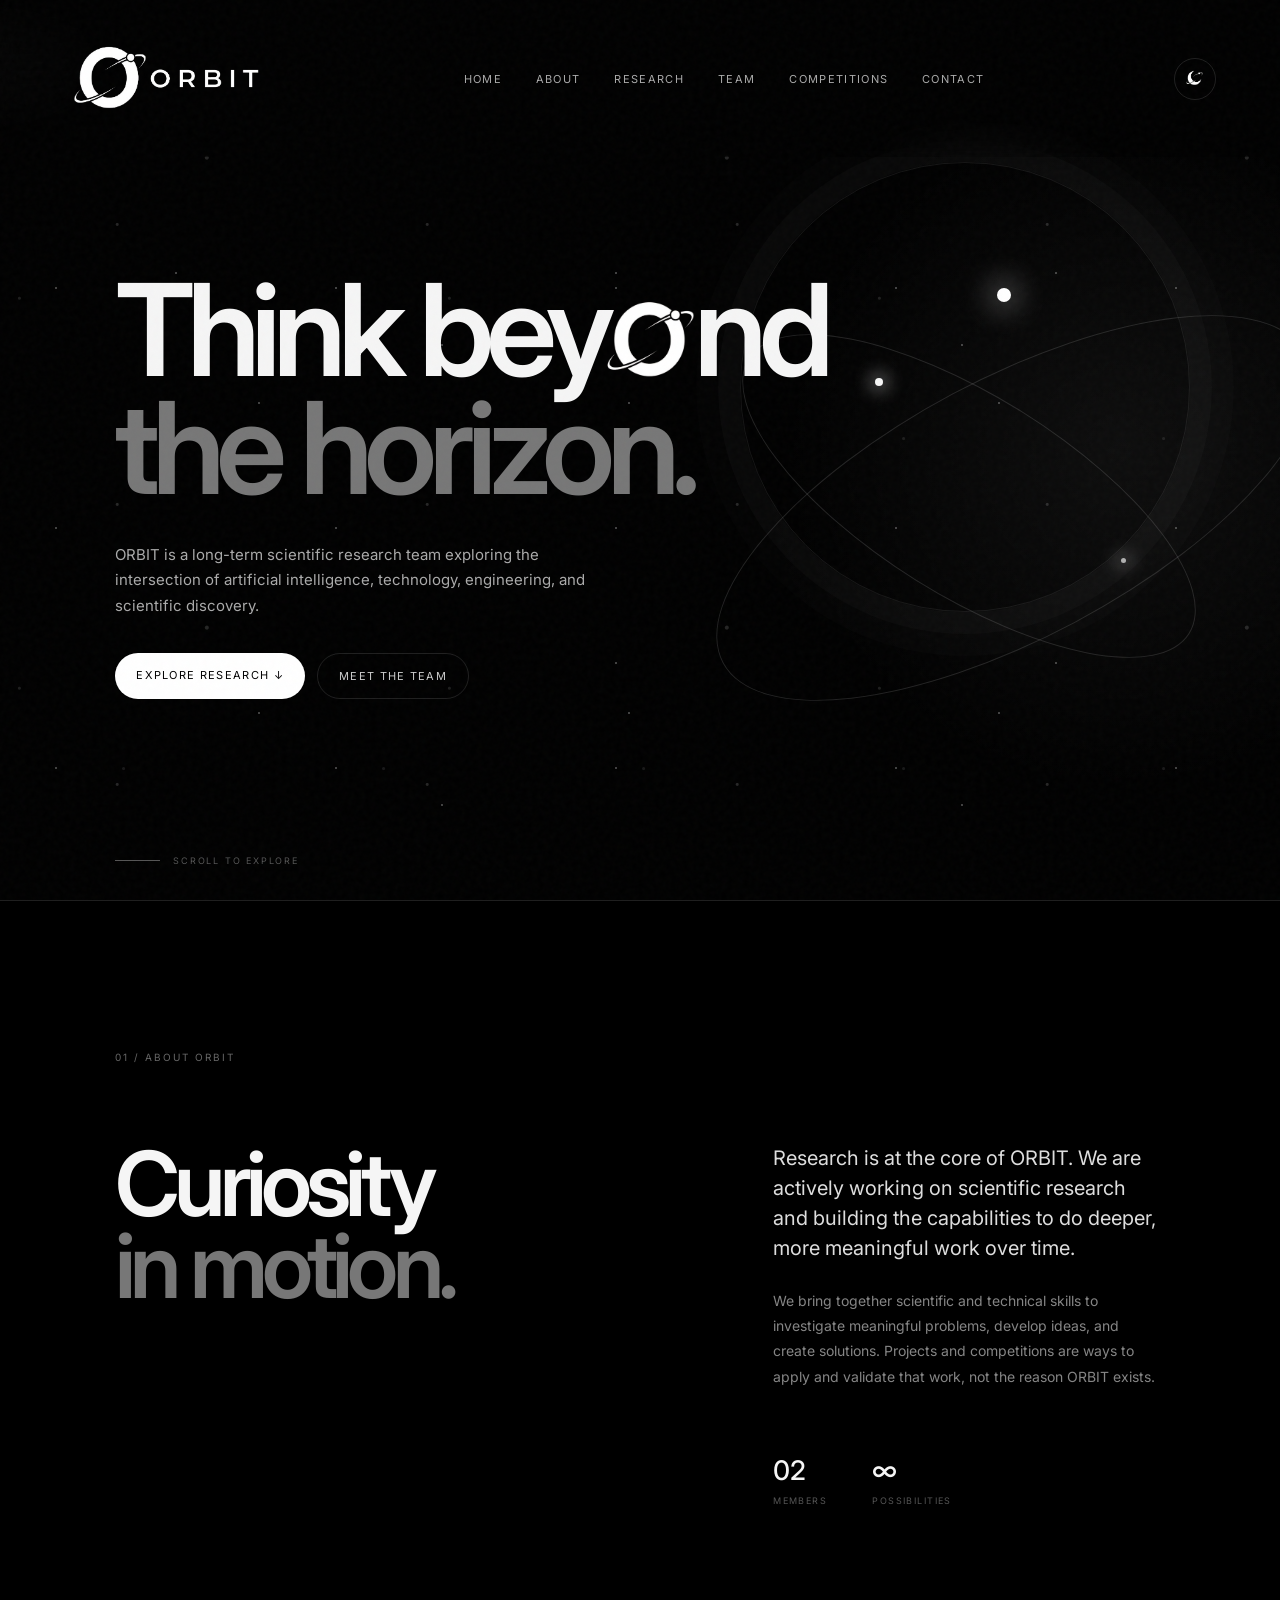
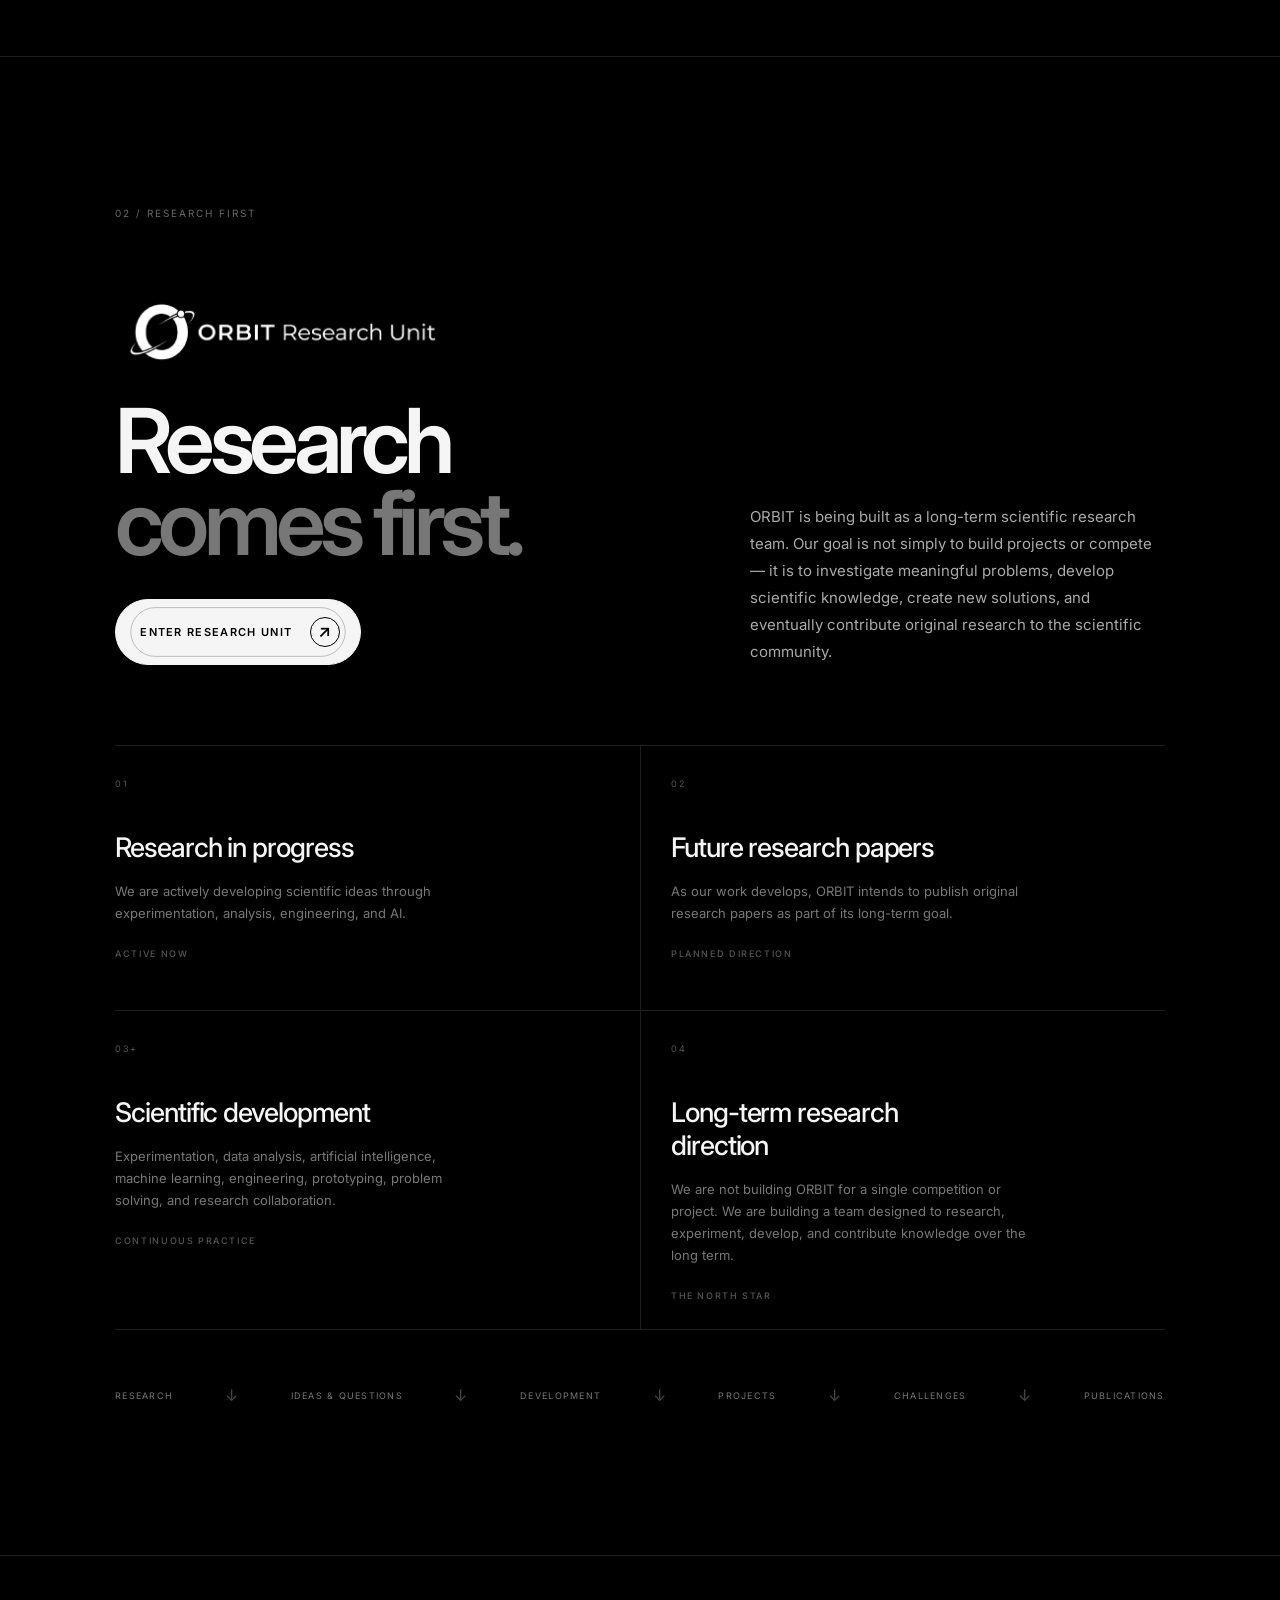
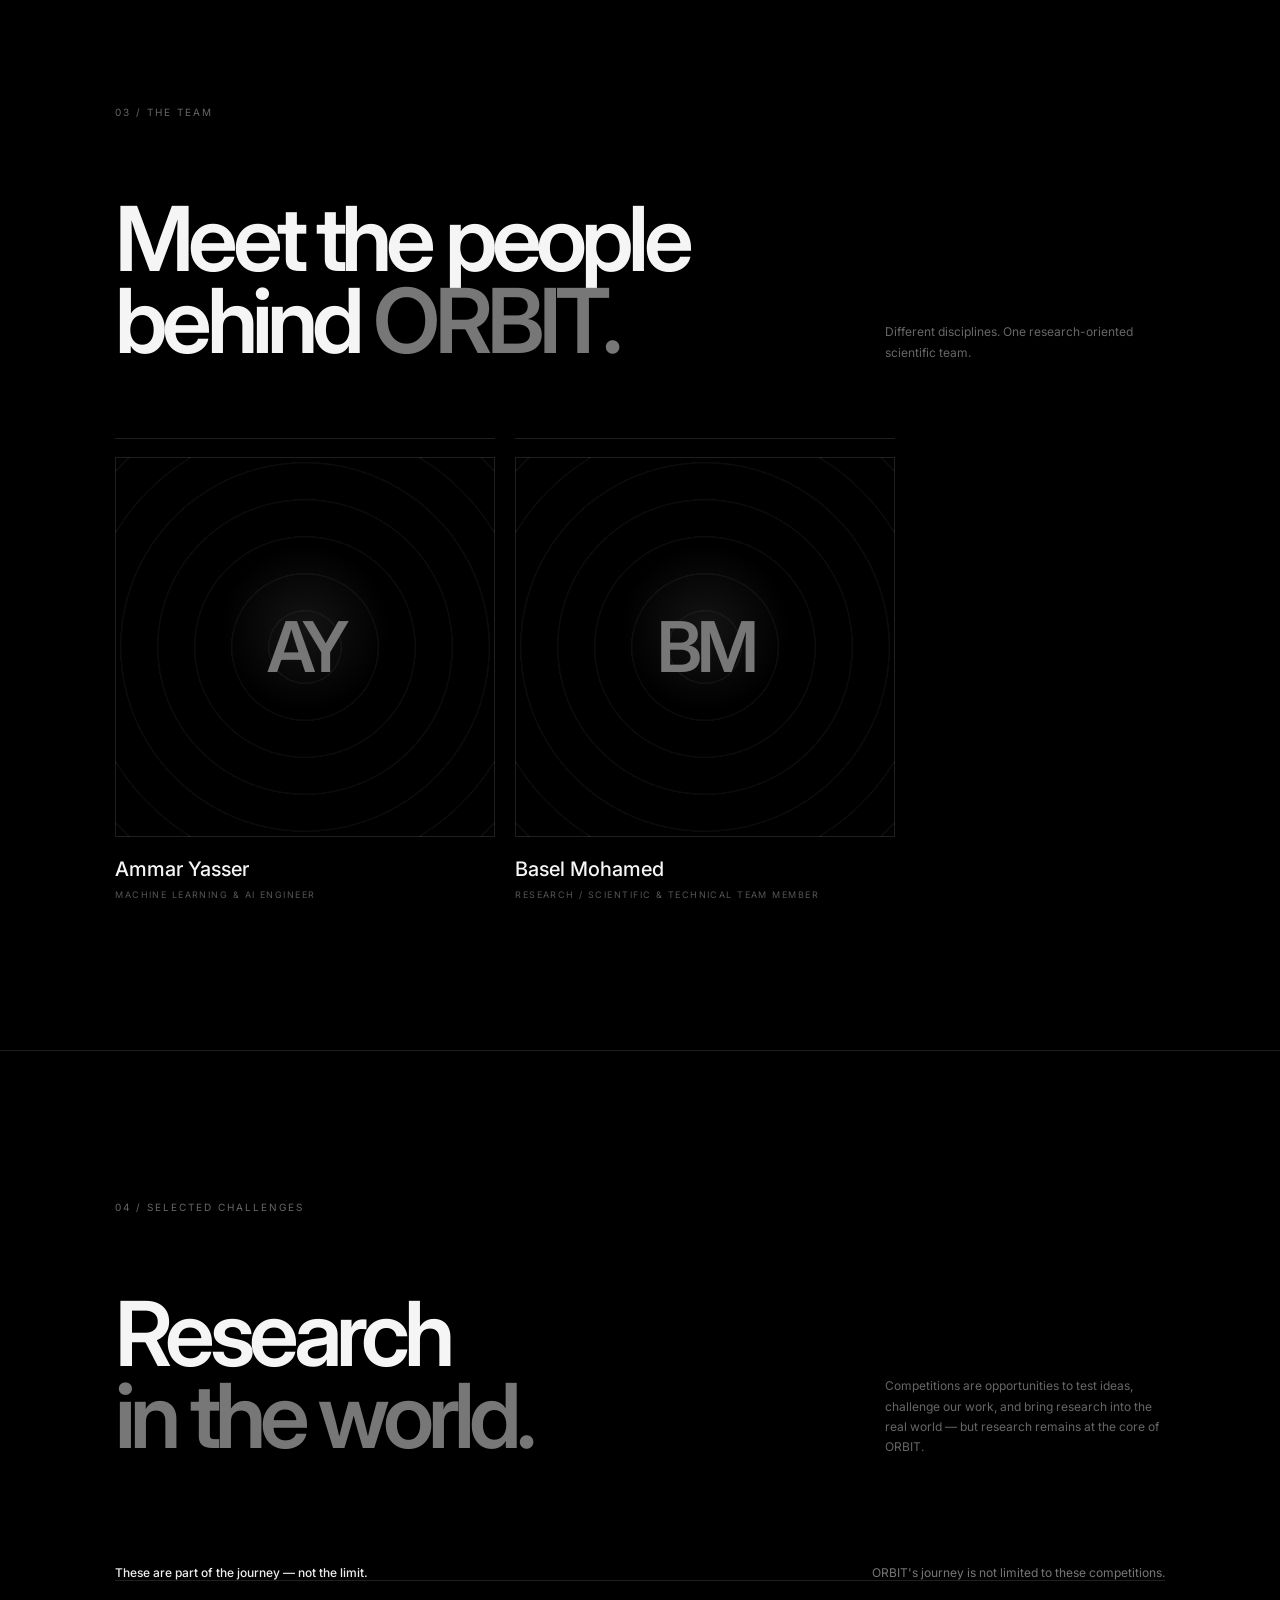
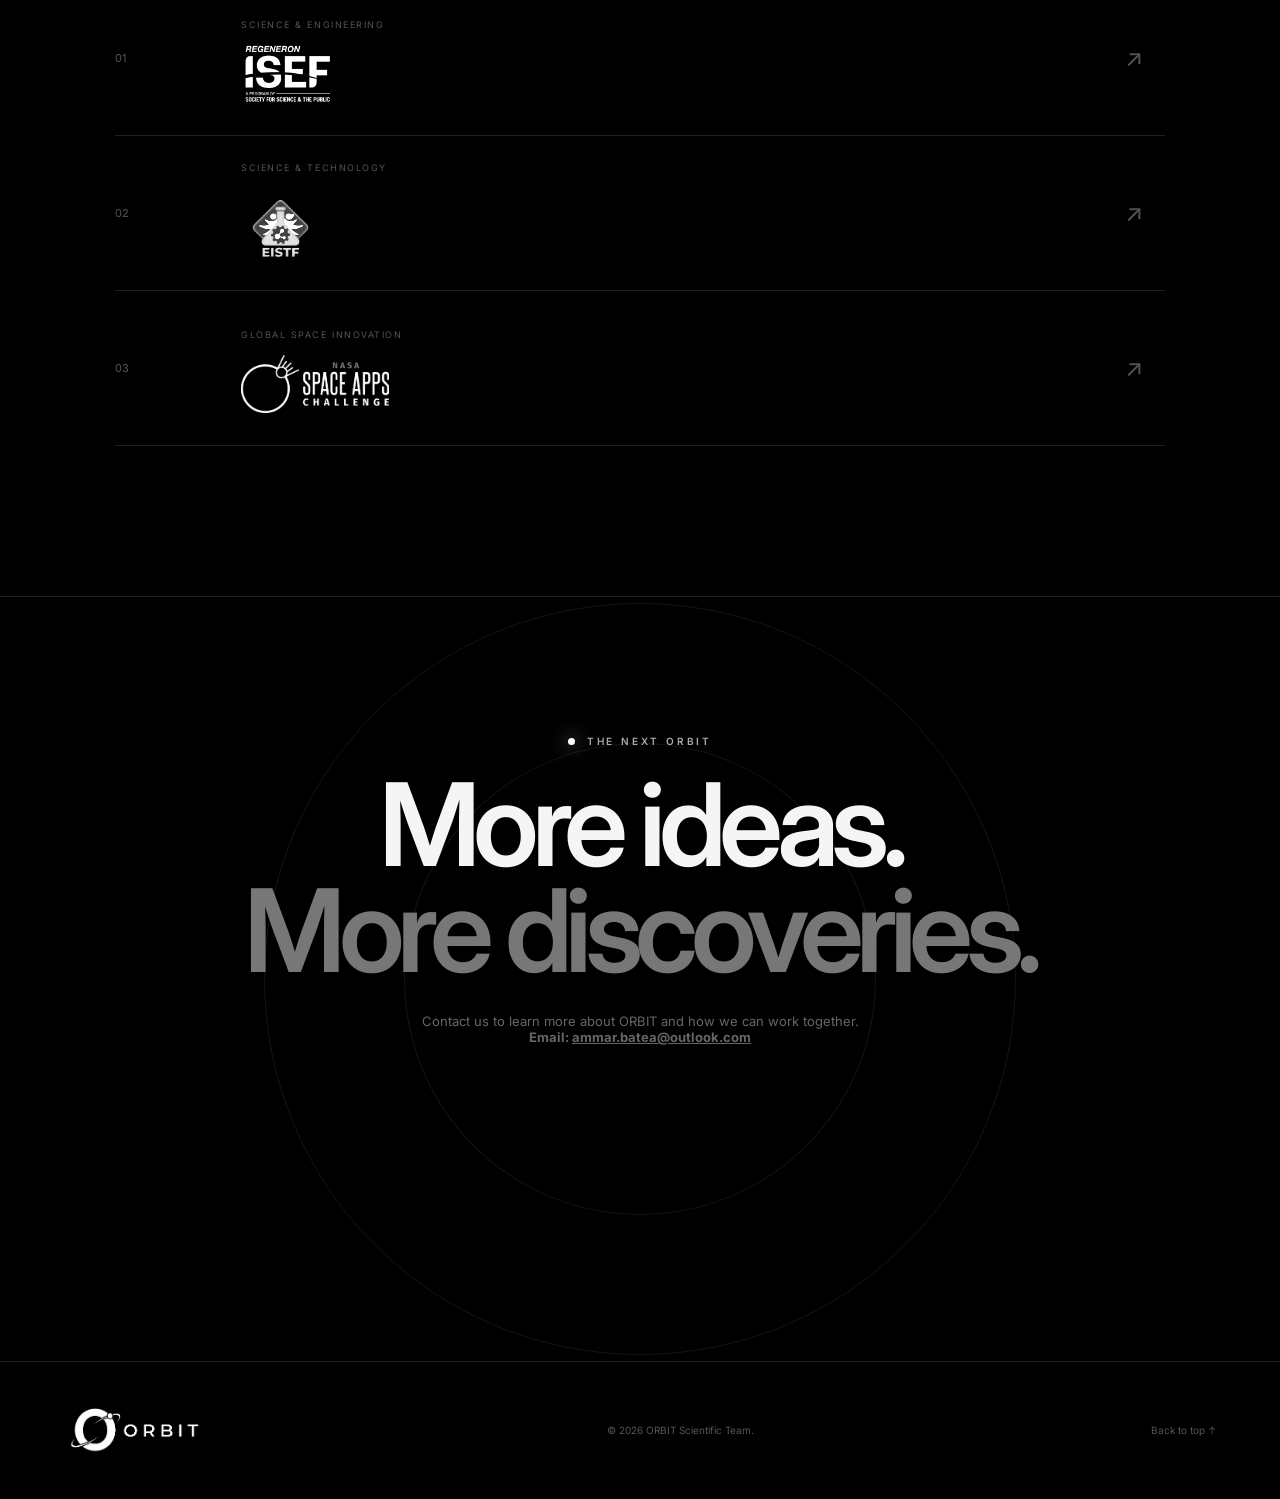
<file: index.html>
<!DOCTYPE html>
<html lang="en">
<head>
  <meta charset="UTF-8" />
  <meta name="viewport" content="width=device-width, initial-scale=1.0" />
  <meta name="description" content="ORBIT — A long-term scientific research team" />
  <title>ORBIT</title>
  <link rel="icon" type="image/png" href="assets/icon.png" />
  <link rel="apple-touch-icon" href="assets/icon.png" />
  <link rel="preconnect" href="https://fonts.googleapis.com">
  <link rel="preconnect" href="https://fonts.gstatic.com" crossorigin>
  <link href="https://fonts.googleapis.com/css2?family=Inter:wght@400;500;600;700;800&display=swap" rel="stylesheet">
  <link rel="stylesheet" href="style.css" />
</head>
<body>
  <div class="noise"></div>
  <div class="cursor-glow"></div>
  <div class="stars" aria-hidden="true"></div>
  <div class="scroll-progress" aria-hidden="true"><span></span></div>

  <header class="navbar">
    <a class="brand" href="#home" aria-label="ORBIT home">
      <img src="assets/orbit-logo.jpg" data-dark="assets/orbit-logo.jpg" data-light="assets/orbit-logo-light mode.jpg" alt="ORBIT logo">
    </a>

    <nav id="site-navigation">
      <a href="#home">Home</a>
      <a href="#about">About</a>
      <a href="#research">Research</a>
      <a href="#team">Team</a>
      <a href="#competitions">Competitions</a>
      <a href="#contact">Contact</a>
    </nav>

    <div class="header-actions">
      <button class="theme-toggle" type="button" aria-label="Switch to light mode" aria-pressed="false">
        <img src="assets/dark-mode-button.jpg" data-dark="assets/dark-mode-button.jpg" data-light="assets/light-mode-button.jpg" alt="">
        <span class="sr-only">Switch to light mode</span>
      </button>
      <button class="menu-toggle" type="button" aria-expanded="false" aria-controls="site-navigation">
        <span class="sr-only">Open navigation menu</span>
        <span></span>
        <span></span>
        <span></span>
      </button>
    </div>

  </header>

  <main>
    <section id="home" class="hero">
      <div class="orbit orbit-one"></div>
      <div class="orbit orbit-two"></div>
      <div class="planet"></div>
      <div class="orbit-satellite satellite-one" aria-hidden="true"></div>
      <div class="orbit-satellite satellite-two" aria-hidden="true"></div>

      <div class="hero-content reveal">
        <h1>Think <span class="hero-word">bey<img class="hero-icon" src="assets/icon.png" data-dark="assets/icon.png" data-light="assets/icon-light mode.png" alt="O">nd</span><br><em>the horizon.</em></h1>
        <p class="hero-copy">
          ORBIT is a long-term scientific research team exploring the
          intersection of artificial intelligence, technology, engineering,
          and scientific discovery.
        </p>
        <div class="hero-actions">
          <a class="button button-solid" href="#research">Explore research <span>↓</span></a>
          <a class="button button-ghost" href="#team">Meet the team</a>
        </div>
      </div>

      <div class="scroll-hint">
        <span class="line"></span>
        <span>SCROLL TO EXPLORE</span>
      </div>
    </section>

    <section id="about" class="section about">
      <div class="section-label reveal">01 / ABOUT ORBIT</div>
      <div class="about-grid">
        <div class="reveal">
          <h2>Curiosity<br><em>in motion.</em></h2>
        </div>
        <div class="about-text reveal">
          <p class="lead">
            Research is at the core of ORBIT. We are actively working on
            scientific research and building the capabilities to do deeper,
            more meaningful work over time.
          </p>
          <p>
            We bring together scientific and technical skills to investigate
            meaningful problems, develop ideas, and create solutions. Projects
            and competitions are ways to apply and validate that work, not the
            reason ORBIT exists.
          </p>
          <div class="stats">
            <div><strong>02</strong><span>MEMBERS</span></div>
            <div><strong>∞</strong><span>POSSIBILITIES</span></div>
          </div>
        </div>
      </div>
    </section>

    <section id="research" class="section research">
      <div class="section-label reveal">02 / RESEARCH FIRST</div>
      <div class="research-intro reveal">
        <div>
          <div class="research-identity research-unit-identity">
            <img class="research-unit-mark" src="assets/orbtir_reasearch_dark.png" data-dark="assets/orbtir_reasearch_dark.png" data-light="assets/orbit_reaserch_light.png" data-dark-mobile="assets/orbtir_reasearch_dark_mobile.png" data-light-mobile="assets/orbit_reaserch_light_mobile.png" alt="ORBIT Research Unit logo">
          </div>

          <h2>Research<br><em>comes first.</em></h2>
          <a class="research-link button button-ghost" href="ORBIT_research_unit.html">Enter research unit <span>↗</span></a>
        </div>
        <p class="research-statement">
          ORBIT is being built as a long-term scientific research team. Our
          goal is not simply to build projects or compete — it is to
          investigate meaningful problems, develop scientific knowledge,
          create new solutions, and eventually contribute original research
          to the scientific community.
        </p>
      </div>

      <div class="research-grid">
        <article class="research-card reveal">
          <span class="card-index">01</span>
          <h3>Research in progress</h3>
          <p>We are actively developing scientific ideas through experimentation, analysis, engineering, and AI.</p>
          <b>ACTIVE NOW</b>
        </article>
        <article class="research-card reveal">
          <span class="card-index">02</span>
          <h3>Future research papers</h3>
          <p>As our work develops, ORBIT intends to publish original research papers as part of its long-term goal.</p>
          <b>PLANNED DIRECTION</b>
        </article>
        <article class="research-card reveal">
          <span class="card-index">03+</span>
          <h3>Scientific development</h3>
          <p>Experimentation, data analysis, artificial intelligence, machine learning, engineering, prototyping, problem solving, and research collaboration.</p>
          <b>CONTINUOUS PRACTICE</b>
        </article>
        <article class="research-card reveal">
          <span class="card-index">04</span>
          <h3>Long-term research direction</h3>
          <p>We are not building ORBIT for a single competition or project. We are building a team designed to research, experiment, develop, and contribute knowledge over the long term.</p>
          <b>THE NORTH STAR</b>
        </article>
      </div>

      <div id="projects" class="research-flow reveal" aria-label="ORBIT research pathway">
        <span>RESEARCH</span><i>↓</i><span>IDEAS &amp; QUESTIONS</span><i>↓</i><span>DEVELOPMENT</span><i>↓</i><span>PROJECTS</span><i>↓</i><span>CHALLENGES</span><i>↓</i><span>PUBLICATIONS</span>
      </div>
    </section>

    <section id="team" class="section team">
      <div class="section-label reveal">03 / THE TEAM</div>
      <div class="team-heading reveal">
        <h2>Meet the people<br>behind <em>ORBIT.</em></h2>
        <p>Different disciplines. One research-oriented scientific team.</p>
      </div>

      <div class="team-grid">
        <article class="member reveal">
          <div class="member-avatar"><span>AY</span></div>
          <h3>Ammar Yasser</h3>
          <p>MACHINE LEARNING &amp; AI ENGINEER</p>
        </article>

        <article class="member reveal">
          <div class="member-avatar"><span>BM</span></div>
          <h3>Basel Mohamed</h3>
          <p>RESEARCH / SCIENTIFIC &amp; TECHNICAL TEAM MEMBER</p>
        </article>
      </div>
    </section>

    <section id="competitions" class="section competitions">
      <div class="section-label reveal">04 / SELECTED CHALLENGES</div>
      <div class="journey-heading reveal">
        <h2>Research<br><em>in the world.</em></h2>
        <p>
          Competitions are opportunities to test ideas, challenge our work,
          and bring research into the real world — but research remains at
          the core of ORBIT.
        </p>
      </div>

      <div class="journey-note reveal">
        <strong>These are part of the journey — not the limit.</strong>
        <span>ORBIT's journey is not limited to these competitions.</span>
      </div>

      <div class="competition-list">
        <div class="competition reveal">
          <span>01</span>
          <div>
            <small>SCIENCE &amp; ENGINEERING</small>
            <img class="competition-logo competition-logo-isef" src="assets/isef.png" alt="ISEF logo">
            <h3>ISEF</h3>
          </div>
          <b>↗</b>
        </div>
        <div class="competition reveal">
          <span>02</span>
          <div>
            <small>SCIENCE &amp; TECHNOLOGY</small>
            <img class="competition-logo competition-logo-eistf" src="assets/eistf.jpg" alt="EISTF logo">
            <h3>EISTF</h3>
          </div>
          <b>↗</b>
        </div>
        <div class="competition reveal">
          <span>03</span>
          <div>
            <small>GLOBAL SPACE INNOVATION</small>
            <img class="competition-logo competition-logo-space" src="assets/Space Apps Logo Color and White.png" alt="NASA Space Apps logo">
            <h3>NASA SPACE APPS</h3>
          </div>
          <b>↗</b>
        </div>
      </div>
    </section>

    <section id="contact" class="contact">
      <div class="contact-inner reveal">
        <p class="eyebrow"><span></span> THE NEXT ORBIT</p>
        <h2>More ideas.<br><em>More discoveries.</em></h2>
        <p class="contact-copy">
          Contact us to learn more about ORBIT and how we can work together. <br>
          <strong>Email: <u><a href="mailto:ammar.batea@outlook.com">ammar.batea@outlook.com</a></u></strong>


        </p>
      </div>
      <div class="contact-orbit"></div>
    </section>
  </main>

  <footer>
    <div class="footer-brand">
      <img src="assets/orbit-logo.jpg" data-dark="assets/orbit-logo.jpg" data-light="assets/orbit-logo-light mode.jpg" alt="ORBIT scientific research team">
    </div>
    <p>© 2026 ORBIT Scientific Team.</p>
    <a href="#home">Back to top ↑</a>
  </footer>

  <script src="script.js"></script>
</body>
</html>
</file>
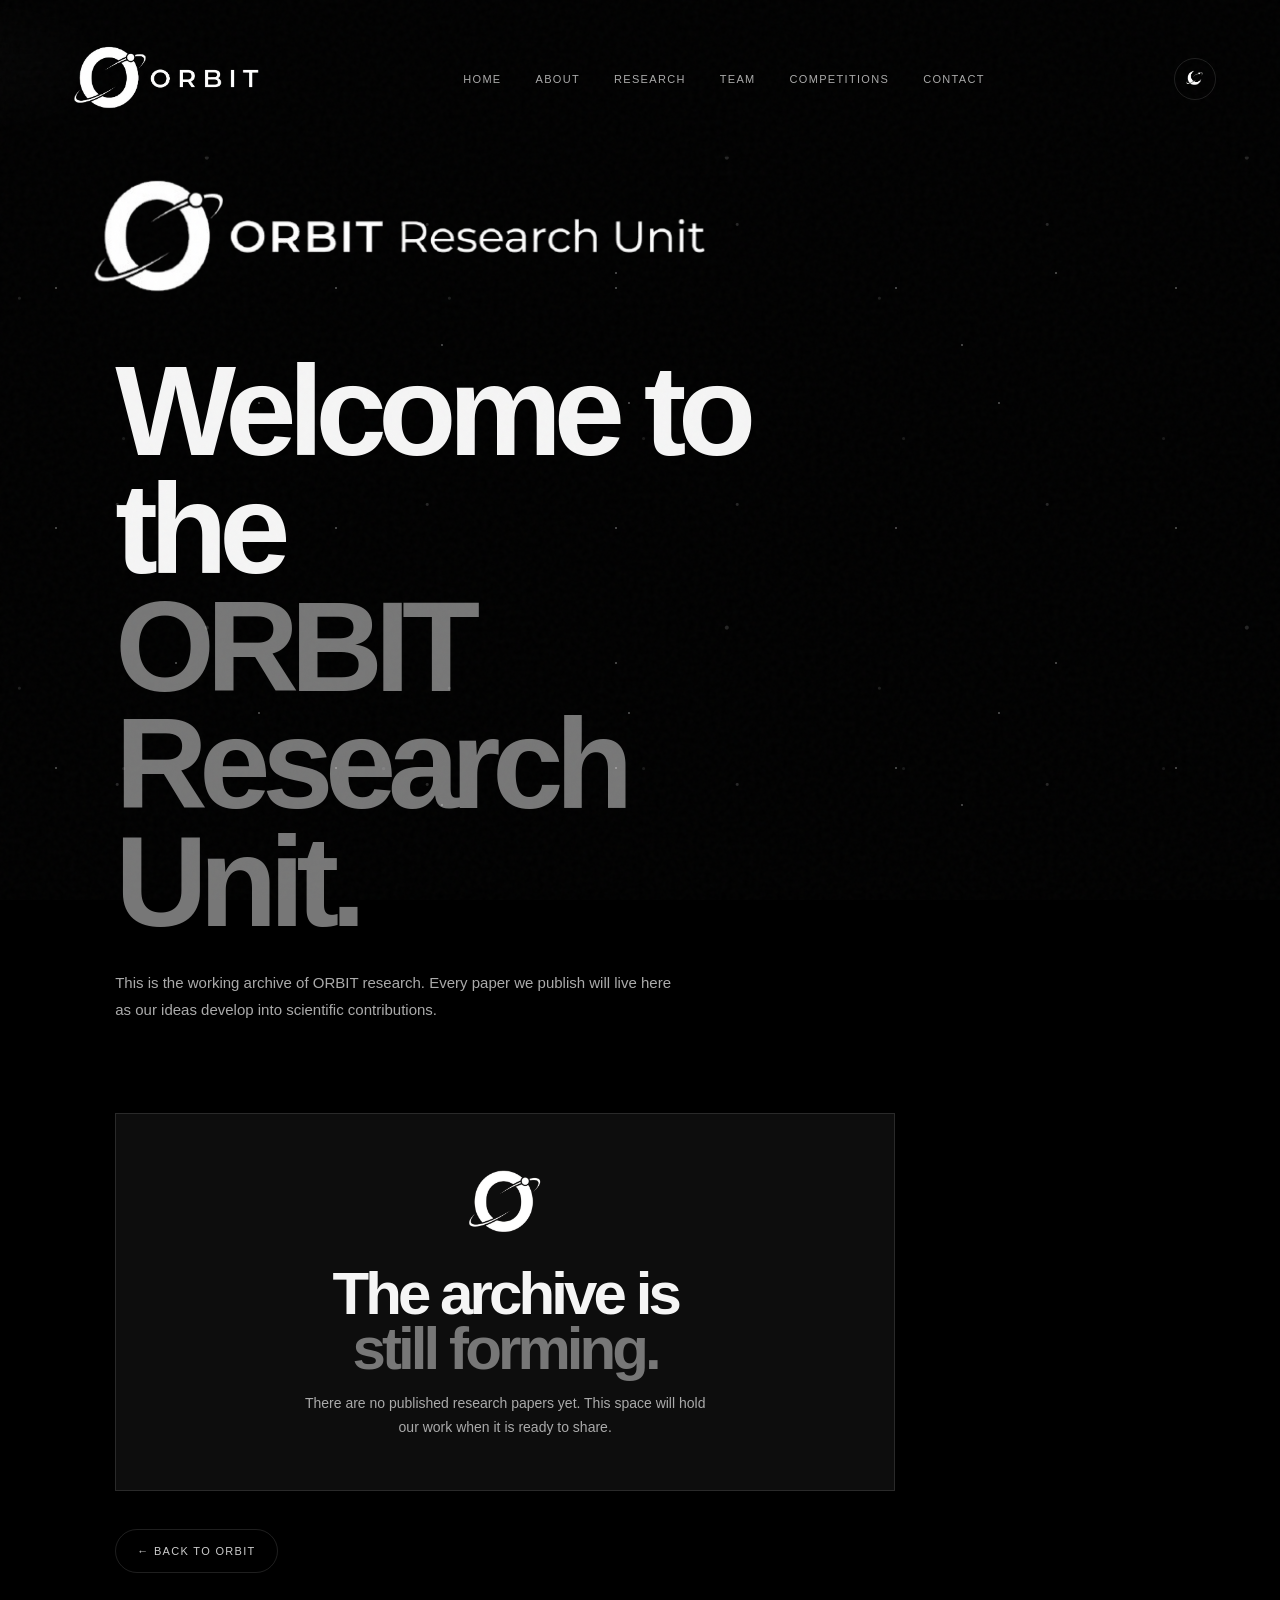
<file: ORBIT_research_unit.html>
<!DOCTYPE html>
<html lang="en">
<head>
  <meta charset="UTF-8" />
  <meta name="viewport" content="width=device-width, initial-scale=1.0" />
  <meta name="description" content="ORBIT Research Unit publications" />
  <title>Research Unit | ORBIT</title>
  <link rel="icon" type="image/png" href="assets/icon.png" />
  <link rel="stylesheet" href="style.css" />
</head>
<body>
  <div class="noise"></div>
  <div class="cursor-glow"></div>
  <div class="stars" aria-hidden="true"></div>
  <div class="scroll-progress" aria-hidden="true"><span></span></div>

  <header class="navbar">
    <a class="brand" href="index.html#home" aria-label="ORBIT home">
      <img src="assets/orbit-logo.jpg" data-dark="assets/orbit-logo.jpg" data-light="assets/orbit-logo-light mode.jpg" alt="ORBIT logo">
    </a>

    <nav id="site-navigation">
      <a href="index.html#home">Home</a>
      <a href="index.html#about">About</a>
      <a href="research.html">Research</a>
      <a href="index.html#team">Team</a>
      <a href="index.html#competitions">Competitions</a>
      <a href="index.html#contact">Contact</a>
    </nav>

    <div class="header-actions">
      <button class="theme-toggle" type="button" aria-label="Switch to light mode" aria-pressed="false">
        <img src="assets/dark-mode-button.jpg" data-dark="assets/dark-mode-button.jpg" data-light="assets/light-mode-button.jpg" alt="">
        <span class="sr-only">Switch to light mode</span>
      </button>
      <button class="menu-toggle" type="button" aria-expanded="false" aria-controls="site-navigation">
        <span class="sr-only">Open navigation menu</span>
        <span></span>
        <span></span>
        <span></span>
      </button>
    </div>
  </header>

  <main class="research-page">
    <section class="research-page-intro">
      <img class="research-unit-logo" src="assets/orbtir_reasearch_dark.png" data-dark="assets/orbtir_reasearch_dark.png" data-light="assets/orbit_reaserch_light.png" data-dark-mobile="assets/orbtir_reasearch_dark_mobile.png" data-light-mobile="assets/orbit_reaserch_light_mobile.png" alt="ORBIT Research Unit logo">
      <h1>Welcome to the<br><em>ORBIT Research Unit.</em></h1>
      <p>This is the working archive of ORBIT research. Every paper we publish will live here as our ideas develop into scientific contributions.</p>
    </section>

    <section class="research-empty" aria-labelledby="research-empty-title">
      <div>
        <img src="assets/icon.png" data-dark="assets/icon.png" data-light="assets/icon-light mode.png" alt="">
        <h2 id="research-empty-title">The archive is<br><em>still forming.</em></h2>
        <p>There are no published research papers yet. This space will hold our work when it is ready to share.</p>
      </div>
    </section>

    <a class="research-back button button-ghost" href="index.html#ORBIT_research_unit.html">← Back to ORBIT</a>
  </main>

  <script src="script.js"></script>
</body>
</html>
</file>
<file: style.css>
* {
  box-sizing: border-box;
  margin: 0;
  padding: 0;
}

:root {
  --canvas: #000;
  --surface: rgba(255,255,255,.05);
  --text-primary: #f5f5f5;
  --text-secondary: #aaa;
  --text-muted: #777;
  --text-subtle: #555;
  --line: rgba(255,255,255,.12);
  --bg: var(--canvas);
  --fg: var(--text-primary);
  --muted: var(--text-secondary);
  --soft: var(--surface);
  --accent: #9c6b28;
}

html { scroll-behavior: smooth; overflow-x: hidden; }

body {
  background: var(--canvas);
  color: var(--text-primary);
  font-family: "Inter", Arial, sans-serif;
  overflow-x: hidden;
  transition: background .45s ease, color .45s ease;
}

body.light-mode {
  --canvas: #fff;
  --surface: #f8f9fa;
  --text-primary: #212529;
  --text-secondary: #4a5568;
  --text-muted: #4a5568;
  --text-subtle: #6c757d;
  --line: #e2e8f0;
  --bg: var(--canvas);
  --fg: var(--text-primary);
  --muted: var(--text-secondary);
  --soft: var(--surface);
  --accent: #212529;
}
body.light-mode {
  background: var(--bg);
}

a { color: inherit; text-decoration: none; }

.noise {
  position: fixed;
  inset: 0;
  pointer-events: none;
  z-index: 100;
  opacity: .035;
  background-image: url("data:image/svg+xml,%3Csvg viewBox='0 0 180 180' xmlns='http://www.w3.org/2000/svg'%3E%3Cfilter id='n'%3E%3CfeTurbulence type='fractalNoise' baseFrequency='.9' numOctaves='4' stitchTiles='stitch'/%3E%3C/filter%3E%3Crect width='100%25' height='100%25' filter='url(%23n)' opacity='.8'/%3E%3C/svg%3E");
}

.cursor-glow {
  position: fixed;
  width: 320px;
  height: 320px;
  border-radius: 50%;
  pointer-events: none;
  z-index: 0;
  background: radial-gradient(circle, rgba(255,255,255,.07), transparent 65%);
  transform: translate(-50%, -50%);
  transition: left .15s ease-out, top .15s ease-out;
}

.scroll-progress {
  position: fixed;
  top: 0;
  left: 0;
  width: 100%;
  height: 2px;
  z-index: 101;
  background: transparent;
  pointer-events: none;
}
.scroll-progress span {
  display: block;
  width: 100%;
  height: 100%;
  background: var(--fg);
  box-shadow: 0 0 12px rgba(255,255,255,.55);
  transform: scaleX(0);
  transform-origin: left center;
  transition: transform .08s linear;
}
body.light-mode .scroll-progress span {
  background: var(--accent);
  box-shadow: 0 0 12px rgba(0,0,0,.3);
}

.navbar {
  position: fixed;
  top: 0;
  left: 0;
  width: 100%;
  padding: 20px 5vw;
  display: flex;
  align-items: center;
  justify-content: space-between;
  z-index: 50;
  overflow: visible;
  backdrop-filter: blur(14px);
  background: linear-gradient(to bottom, color-mix(in srgb, var(--bg) 92%, transparent), transparent);
  transition: background .45s ease;
}

.brand img {
  width: 210px;
  height: auto;
  display: block;
  border-radius: 0;
  transition: transform .35s ease, filter .35s ease;
}
.brand:hover img { transform: scale(1.04); filter: brightness(1.2); }

.header-actions { display: flex; align-items: center; gap: 12px; }

.theme-toggle {
  width: 42px;
  height: 42px;
  display: grid;
  place-items: center;
  border: 1px solid var(--line);
  border-radius: 50%;
  background: transparent;
  color: var(--fg);
  cursor: pointer;
  transition: border-color .3s ease, transform .3s ease, background .3s ease;
}
.theme-toggle:hover { border-color: var(--accent); transform: rotate(12deg) scale(1.06); background: var(--soft); }
.theme-toggle img { width: 25px; height: 25px; object-fit: contain; }

.navbar nav {
  display: flex;
  gap: 34px;
  font-size: 11px;
  color: var(--text-secondary);
  text-transform: uppercase;
  letter-spacing: .12em;
}

.menu-toggle {
  display: none;
  width: 42px;
  height: 42px;
  padding: 11px 9px;
  border: 1px solid var(--line);
  background: rgba(0,0,0,.45);
  color: var(--fg);
  cursor: pointer;
}
.menu-toggle span:not(.sr-only) {
  display: block;
  width: 22px;
  height: 1px;
  margin: 4px 0;
  background: currentColor;
  transition: transform .3s ease, opacity .3s ease;
}
.sr-only {
  position: absolute;
  width: 1px;
  height: 1px;
  padding: 0;
  margin: -1px;
  overflow: hidden;
  clip: rect(0, 0, 0, 0);
  white-space: nowrap;
  border: 0;
}

.navbar nav a { transition: color .3s; }
.navbar nav a:hover { color: white; }

body.light-mode .navbar nav a:hover,
body.light-mode footer a:hover { color: var(--text-primary); }
body.light-mode .hero::after { background: radial-gradient(circle, rgba(0,0,0,.08), transparent 62%); }
body.light-mode .stars { opacity: .13; filter: invert(1); }
body.light-mode .cursor-glow { background: radial-gradient(circle, rgba(0,0,0,.12), transparent 65%); }
body.light-mode .menu-toggle { background: rgba(255,255,255,.72); }
body.light-mode .orbit { border-color: rgba(0,0,0,.12); }
body.light-mode .planet { background: var(--accent); box-shadow: 0 0 30px 8px rgba(0,0,0,.2); }
body.light-mode em { color: var(--text-secondary); }
body.light-mode .hero-content h1 { color: #000000; }
body.light-mode .button-solid { background: #171717; color: #fff; }
body.light-mode .button-solid { box-shadow: 0 12px 28px rgba(0,0,0,.14); }
body.light-mode .button-ghost { color: var(--text-primary); }
body.light-mode .research-link { background: #212529; color: #fff; border-color: #212529; }
body.light-mode .research-link:hover { background: #fff; color: #212529; border-color: #212529; }
body.light-mode .member-avatar { background: radial-gradient(circle at 50% 45%, rgba(0,0,0,.1), transparent 30%), repeating-radial-gradient(circle at center, transparent 0 35px, rgba(0,0,0,.07) 36px 37px); }
body.light-mode .member-avatar span { color: var(--text-primary); }
body.light-mode .journey-note strong { color: var(--text-primary); }
body.light-mode .contact::before, body.light-mode .contact::after { border-color: var(--line); }
body.light-mode .about-text p,
body.light-mode .research-statement,
body.light-mode .research-card p,
body.light-mode .contact-copy { color: var(--text-secondary); }
body.light-mode .about-text .lead { color: var(--text-primary); }
body.light-mode .section-label,
body.light-mode .research-identity,
body.light-mode .research-flow,
body.light-mode .team-heading p,
body.light-mode .journey-heading p,
body.light-mode .journey-note,
body.light-mode footer { color: var(--text-subtle); }
body.light-mode .card-index,
body.light-mode .research-card b,
body.light-mode .competition > span,
body.light-mode .competition small,
body.light-mode .competition b,
body.light-mode .member p { color: var(--text-subtle); }
body.light-mode .research-card,
body.light-mode .member-avatar { background-color: var(--surface); }
body.light-mode .research-card:hover { border-color: #cbd5e1; background: #f4f5f7; }
body.light-mode .competition-logo-isef,
body.light-mode .competition-logo-space { filter: invert(1) grayscale(1) brightness(.75); }
body.light-mode .competition-logo-eistf { filter: grayscale(1) brightness(.85); }
body.light-mode .competition:hover { background: rgba(0,0,0,.06); }
body.light-mode .competition:hover b { color: #111; }

.nav-cta {
  border: 1px solid var(--line);
  padding: 11px 16px;
  border-radius: 99px;
  font-size: 11px;
  text-transform: uppercase;
  letter-spacing: .1em;
  transition: background .3s, transform .3s;
}
.nav-cta:hover { background: white; color: black; transform: translateY(-2px); }

.hero {
  min-height: 100vh;
  position: relative;
  display: flex;
  align-items: center;
  padding: 150px 9vw 80px;
  overflow: hidden;
  isolation: isolate;
}

.stars {
  position: fixed;
  inset: 0;
  pointer-events: none;
  overflow: hidden;
  z-index: 0;
  background-image:
    radial-gradient(circle at 20% 20%, white 0 1px, transparent 1.5px),
    radial-gradient(circle at 70% 30%, white 0 1px, transparent 1.5px),
    radial-gradient(circle at 40% 70%, white 0 1px, transparent 1.5px),
    radial-gradient(circle at 85% 75%, white 0 1px, transparent 1.5px);
  background-size: 280px 240px, 370px 310px, 440px 390px, 520px 460px;
  opacity: .25;
  animation: starfield-drift 30s linear infinite;
}
.hero, .section, .contact, footer { position: relative; z-index: 1; }
.stars::before,
.stars::after {
  content: "";
  position: absolute;
  inset: -18%;
  pointer-events: none;
}
.stars::before {
  background-image:
    radial-gradient(circle at 12% 38%, rgba(255,255,255,.85) 0 1px, transparent 2px),
    radial-gradient(circle at 58% 18%, rgba(255,255,255,.65) 0 1px, transparent 2px),
    radial-gradient(circle at 84% 68%, rgba(255,255,255,.8) 0 1.5px, transparent 2.5px),
    radial-gradient(circle at 36% 82%, rgba(255,255,255,.55) 0 1px, transparent 2px);
  background-size: 310px 280px, 430px 390px, 520px 470px, 260px 330px;
  opacity: .7;
  transform: translate(var(--stars-x, 0px), var(--stars-y, 0px));
  transition: transform .8s cubic-bezier(.2,.8,.2,1);
}
.stars::after {
  inset: auto;
  top: 18%;
  left: -20%;
  width: 170px;
  height: 1px;
  background: linear-gradient(90deg, transparent, rgba(255,255,255,.95), transparent);
  box-shadow: 0 0 12px 2px rgba(255,255,255,.35);
  opacity: 0;
  transform: rotate(-28deg);
  animation: shooting-star 11s ease-in-out infinite;
}

.hero::after {
  content: "";
  position: absolute;
  width: 65vw;
  height: 65vw;
  max-width: 850px;
  max-height: 850px;
  right: -20vw;
  top: 4vh;
  border-radius: 50%;
  background: radial-gradient(circle, rgba(255,255,255,.055), transparent 62%);
  z-index: -1;
  animation: stellar-breathe 8s ease-in-out infinite;
}

.hero::before {
  content: "";
  position: absolute;
  width: 35vw;
  height: 35vw;
  max-width: 480px;
  max-height: 480px;
  right: 7vw;
  top: 18%;
  border: 1px solid rgba(255,255,255,.08);
  border-radius: 50%;
  box-shadow: 0 0 0 22px rgba(255,255,255,.018), 0 0 0 44px rgba(255,255,255,.012);
  animation: radar-pulse 6s ease-out infinite;
  pointer-events: none;
}

.hero-content { max-width: 800px; position: relative; z-index: 5; }
.hero-content h1 { animation: title-arrival 1.3s cubic-bezier(.16,1,.3,1) both; }

.eyebrow {
  display: flex;
  align-items: center;
  gap: 12px;
  font-size: 10px;
  letter-spacing: .28em;
  color: #aaa;
  font-weight: 600;
  margin-bottom: 24px;
}
.eyebrow span {
  width: 7px;
  height: 7px;
  background: white;
  border-radius: 50%;
  box-shadow: 0 0 18px rgba(255,255,255,.8);
}

h1, h2 {
  font-weight: 600;
  letter-spacing: -.065em;
  line-height: .92;
}
h1 { font-size: clamp(70px, 10vw, 155px); }
h2 { font-size: clamp(54px, 7vw, 105px); }
em { font-style: normal; color: #777; }
.hero-word {
  display: inline-block;
  white-space: nowrap;
}
.hero-icon {
  width: .72em;
  height: .72em;
  object-fit: contain;
  display: inline-block;
  vertical-align: -.08em;
  margin: 0 -.02em;
  transition: transform .35s ease, filter .35s ease;
}

.hero-copy {
  max-width: 500px;
  margin: 35px 0;
  color: #aaa;
  line-height: 1.7;
  font-size: 15px;
}

.hero-actions { display: flex; gap: 12px; }

.button {
  position: relative;
  overflow: hidden;
  padding: 15px 21px;
  border-radius: 100px;
  font-size: 11px;
  text-transform: uppercase;
  letter-spacing: .12em;
  transition: all .35s ease;
}
.button::after {
  content: "";
  position: absolute;
  inset: 0;
  background: linear-gradient(110deg, transparent 25%, rgba(255,255,255,.55) 48%, transparent 70%);
  transform: translateX(-130%);
  transition: transform .65s ease;
}
.button:hover::after { transform: translateX(130%); }
.button-solid { background: white; color: black; }
.button-solid:hover { transform: translateY(-4px); box-shadow: 0 15px 35px rgba(255,255,255,.12); }
.button-ghost { border: 1px solid var(--line); color: #ccc; }
.button-ghost:hover { border-color: white; color: white; }

.orbit {
  position: absolute;
  border: 1px solid rgba(255,255,255,.13);
  border-radius: 50%;
  z-index: 1;
}
.orbit-one {
  width: 660px;
  height: 260px;
  right: -5vw;
  top: 42%;
  transform: rotate(-28deg);
  animation: spin 16s linear infinite;
}
.orbit-two {
  width: 520px;
  height: 200px;
  right: 4vw;
  top: 44%;
  transform: rotate(32deg);
  animation: spinReverse 22s linear infinite;
}
.planet {
  position: absolute;
  width: 14px;
  height: 14px;
  border-radius: 50%;
  background: white;
  right: 21%;
  top: 32%;
  box-shadow: 0 0 30px 8px rgba(255,255,255,.3);
  animation: pulse 3s ease-in-out infinite;
}

.orbit-satellite {
  position: absolute;
  width: 8px;
  height: 8px;
  border-radius: 50%;
  background: var(--fg);
  box-shadow: 0 0 18px 5px rgba(255,255,255,.4);
  pointer-events: none;
  z-index: 2;
}
.satellite-one {
  right: 31%;
  top: 42%;
  animation: satellite-drift-one 9s ease-in-out infinite;
}
.satellite-two {
  right: 12%;
  top: 62%;
  width: 5px;
  height: 5px;
  opacity: .7;
  animation: satellite-drift-two 12s ease-in-out infinite reverse;
}
body.light-mode .orbit-satellite {
  background: var(--accent);
  box-shadow: 0 0 18px 5px rgba(0,0,0,.25);
}

.scroll-hint {
  position: absolute;
  bottom: 34px;
  left: 9vw;
  display: flex;
  align-items: center;
  gap: 13px;
  color: #555;
  font-size: 9px;
  letter-spacing: .2em;
}
.scroll-hint .line { width: 45px; height: 1px; background: #555; }

.section {
  position: relative;
  padding: 150px 9vw;
  border-top: 1px solid var(--line);
}
.section-label {
  font-size: 10px;
  letter-spacing: .2em;
  color: #666;
  margin-bottom: 80px;
}

.about-grid {
  display: grid;
  grid-template-columns: 1.15fr .85fr;
  gap: 10vw;
}
.about-text { max-width: 470px; }
.about-text p { color: #858585; line-height: 1.8; font-size: 14px; }
.about-text .lead { color: #ddd; font-size: 20px; line-height: 1.5; margin-bottom: 25px; }

.stats {
  display: flex;
  gap: 45px;
  margin-top: 65px;
}
.stats div { display: flex; flex-direction: column; gap: 8px; }
.stats div { transition: transform .3s ease, color .3s ease; }
.stats div:hover { transform: translateY(-5px); color: white; }
.stats strong { font-size: 27px; font-weight: 500; }
.stats span { color: #555; font-size: 9px; letter-spacing: .16em; }

.research { overflow: hidden; }
.research-intro {
  display: grid;
  grid-template-columns: 1.1fr .9fr;
  gap: 10vw;
  align-items: end;
  margin-bottom: 80px;
}
.research-intro .eyebrow { margin-bottom: 28px; }
.research-statement { max-width: 510px; color: #aaa; line-height: 1.8; font-size: 15px; }
.research-identity {
  display: inline-flex;
  align-items: center;
  gap: 14px;
  margin-bottom: 34px;
  color: #777;
  font-size: 9px;
  letter-spacing: .18em;
  transition: color .3s ease, transform .3s ease;
}
.research-identity img {
  width: 74px;
  height: auto;
  display: block;
  transition: transform .4s ease, filter .4s ease;
}
.research-identity .research-unit-mark { width: min(330px, 72vw); }
.research-identity:not(.research-unit-identity):hover { color: #eee; transform: translateX(5px); }
.research-identity:not(.research-unit-identity):hover img { transform: rotate(-4deg) scale(1.06); filter: brightness(1.2); }
.research-link {
  display: inline-flex;
  align-items: center;
  gap: 18px;
  margin-top: 34px;
  padding: 17px 20px 17px 24px;
  border: 1px solid var(--fg);
  background: var(--fg);
  color: var(--bg);
  font-weight: 600;
  box-shadow: 0 12px 30px rgba(0,0,0,.16);
  transition: transform .35s ease, box-shadow .35s ease, background .35s ease, color .35s ease;
}
.research-link::before {
  content: "";
  position: absolute;
  inset: 5px;
  border: 1px solid currentColor;
  border-radius: inherit;
  opacity: .25;
  transform: scale(.92);
  transition: transform .35s ease, opacity .35s ease;
}
.research-link span {
  position: relative;
  display: grid;
  place-items: center;
  width: 30px;
  height: 30px;
  margin: 0;
  border: 1px solid currentColor;
  border-radius: 50%;
  font-size: 17px;
  line-height: 1;
  transition: transform .35s ease;
}
.research-link:hover {
  transform: translateY(-6px);
  background: transparent;
  color: var(--fg);
  box-shadow: 0 18px 38px rgba(0,0,0,.22);
}
.research-link:hover::before { opacity: .5; transform: scale(1); }
.research-link:hover span { transform: translate(3px, -3px) rotate(8deg); }
.research-grid {
  display: grid;
  grid-template-columns: repeat(2, minmax(0, 1fr));
  border-top: 1px solid var(--line);
}
.research-card {
  min-height: 265px;
  padding: 25px 30px 28px 0;
  border-bottom: 1px solid var(--line);
  position: relative;
  overflow: hidden;
  transform-style: preserve-3d;
}
.research-card::after {
  content: "";
  position: absolute;
  inset: 0;
  background: radial-gradient(circle at var(--pointer-x, 50%) var(--pointer-y, 50%), rgba(255,255,255,.14), transparent 28%);
  opacity: 0;
  transition: opacity .35s ease;
  pointer-events: none;
}
.research-card:hover::after { opacity: 1; }
.research-card:nth-child(even) { padding-left: 30px; border-left: 1px solid var(--line); }
.card-index, .research-card b { color: #555; font-size: 9px; letter-spacing: .18em; }
.research-card h3 { max-width: 300px; margin: 40px 0 16px; font-size: 27px; font-weight: 500; letter-spacing: -.04em; }
.research-card p { max-width: 370px; color: #777; line-height: 1.7; font-size: 13px; }
.research-card b { display: block; margin-top: 24px; font-weight: 500; }
.research-card { transition: transform .35s ease, border-color .35s ease, background .35s ease; }
.research-card:hover { transform: translateY(-6px); border-color: rgba(255,255,255,.32); background: rgba(255,255,255,.025); }
.research-flow {
  display: flex;
  align-items: center;
  justify-content: space-between;
  gap: 14px;
  margin-top: 55px;
  color: #777;
  font-size: 9px;
  letter-spacing: .14em;
  flex-wrap: wrap;
}
.research-flow i { color: #444; font-style: normal; font-size: 16px; }
.research-flow span { transition: color .3s ease, transform .3s ease; }
.research-flow span:hover { color: white; transform: translateY(-3px); }

.team-heading, .journey-heading {
  display: flex;
  justify-content: space-between;
  align-items: end;
  margin-bottom: 75px;
}
.team-heading p, .journey-heading p {
  max-width: 280px;
  color: #666;
  font-size: 12px;
  line-height: 1.7;
}

.team-grid {
  display: grid;
  grid-template-columns: repeat(2, minmax(0, 380px));
  gap: 20px;
  max-width: 800px;
}
.member {
  border-top: 1px solid var(--line);
  padding-top: 18px;
}
.member-avatar {
  position: relative;
  overflow: hidden;
  aspect-ratio: 1 / 1;
  display: grid;
  place-items: center;
  margin-bottom: 20px;
  border: 1px solid var(--line);
  color: #777;
  background:
    radial-gradient(circle at 50% 45%, rgba(255,255,255,.08), transparent 30%),
    repeating-radial-gradient(circle at center, transparent 0 35px, rgba(255,255,255,.045) 36px 37px);
  transition: transform .5s, border-color .5s;
  transform-style: preserve-3d;
}
.member-avatar span {
  font-size: 70px;
  font-weight: 600;
  letter-spacing: -.08em;
  position: relative;
}
.member:hover .member-avatar { transform: scale(.97); border-color: rgba(255,255,255,.35); }
.member h3 { font-size: 20px; font-weight: 500; transition: color .3s ease, transform .3s ease; }
.member p { color: #555; font-size: 9px; letter-spacing: .16em; margin-top: 8px; }
.member:hover h3 { color: white; transform: translateX(5px); }

.competition-list {
  border-top: 1px solid var(--line);
}
.competition {
  min-height: 155px;
  border-bottom: 1px solid var(--line);
  display: grid;
  grid-template-columns: 12% 1fr 40px;
  align-items: center;
  transition: padding .45s ease, background .45s ease;
  position: relative;
  overflow: hidden;
}
.competition::after {
  content: "";
  position: absolute;
  top: 0;
  bottom: 0;
  left: -35%;
  width: 22%;
  background: linear-gradient(90deg, transparent, rgba(255,255,255,.12), transparent);
  transform: skewX(-20deg);
  transition: left .7s ease;
  pointer-events: none;
}
.competition:hover::after { left: 120%; }
.competition:hover {
  padding: 0 25px;
  background: var(--soft);
}
.competition > span { color: #555; font-size: 11px; }
.competition small {
  color: #555;
  font-size: 9px;
  letter-spacing: .17em;
}
.competition h3 {
  font-size: clamp(30px, 5vw, 65px);
  font-weight: 500;
  letter-spacing: -.055em;
  margin-top: 6px;
}
.competition-logo {
  display: block;
  width: 150px;
  height: 58px;
  margin-top: 13px;
  object-fit: contain;
  object-position: left center;
  filter: grayscale(1) brightness(1.65);
  transition: transform .35s ease, filter .35s ease;
}
.competition-logo-isef { width: 155px; }
.competition-logo-eistf { width: 82px; height: 82px; }
.competition-logo-space { width: 235px; }
.competition-logo + h3 { display: none; }
.competition b {
  font-size: 24px;
  font-weight: 400;
  color: #555;
  transition: color .3s, transform .3s;
}
.competition:hover b { color: white; transform: translate(5px,-5px); }
.competition small, .competition-logo { transition: color .3s ease, letter-spacing .3s ease, transform .35s ease, filter .35s ease; }
.competition:hover small { color: #aaa; }
.competition:hover .competition-logo { filter: grayscale(0) brightness(1); transform: scale(1.05); }
body.light-mode .competition:hover .competition-logo-isef,
body.light-mode .competition:hover .competition-logo-space { filter: invert(1) grayscale(1) brightness(.75); }
body.light-mode .competition:hover .competition-logo-eistf { filter: grayscale(1) brightness(.85); }

.research-page {
  min-height: 100vh;
  padding: 170px 9vw 100px;
}
.research-page-intro {
  max-width: 760px;
  margin-bottom: 90px;
}
.research-unit-logo {
  width: min(660px, 85vw);
  height: auto;
  display: block;
  margin-left: clamp(-56px, -4vw, -16px);
  margin-bottom: 48px;
  object-fit: contain;
  object-position: left center;
}
.research-page-intro h1 { margin: 22px 0 28px; }
.research-page-intro p {
  max-width: 560px;
  color: var(--text-secondary);
  line-height: 1.8;
  font-size: 15px;
}
.research-empty {
  max-width: 780px;
  min-height: 300px;
  display: grid;
  place-items: center;
  text-align: center;
  padding: 50px 30px;
  border: 1px solid var(--line);
  background: var(--surface);
}
.research-empty img { width: 76px; height: 76px; object-fit: contain; margin-bottom: 22px; }
.research-empty h2 { font-size: clamp(32px, 5vw, 60px); }
.research-empty p { max-width: 420px; margin-top: 16px; color: var(--text-secondary); line-height: 1.7; font-size: 14px; }
.research-back { display: inline-flex; margin-top: 38px; }

.error-page { min-height: 100vh; overflow: hidden; }
.error-content {
  min-height: 100vh;
  display: grid;
  place-content: center;
  justify-items: start;
  padding: 150px 9vw 80px;
  position: relative;
  z-index: 2;
}
.error-content .section-label { margin-bottom: 26px; }
.error-content h1 { font-size: clamp(72px, 12vw, 170px); }
.error-copy {
  margin: 30px 0 34px;
  color: var(--text-secondary);
  font-size: 15px;
}
.error-content .button { display: inline-flex; align-items: center; gap: 16px; }
.error-content .button span { font-size: 18px; }
.error-orbit {
  width: 250px;
  height: 92px;
  position: absolute;
  right: 12vw;
  top: 42%;
  border: 1px solid var(--line);
  border-radius: 50%;
  transform: rotate(-28deg);
  animation: error-orbit-spin 8s linear infinite;
}
.error-orbit::before {
  content: "";
  position: absolute;
  inset: 16px 30px;
  border: 1px solid var(--line);
  border-radius: 50%;
}
.error-orbit span {
  position: absolute;
  width: 15px;
  height: 15px;
  top: -7px;
  right: 30px;
  border-radius: 50%;
  background: var(--fg);
  box-shadow: 0 0 22px rgba(255,255,255,.45);
}
.error-orbit i {
  position: absolute;
  width: 6px;
  height: 6px;
  bottom: 11px;
  left: 35px;
  border-radius: 50%;
  background: var(--fg);
}
@keyframes error-orbit-spin { to { transform: rotate(332deg); } }
body.light-mode .error-orbit span,
body.light-mode .error-orbit i { box-shadow: 0 0 18px rgba(0,0,0,.25); }

.journey-note {
  display: flex;
  justify-content: space-between;
  gap: 30px;
  padding: 32px 0 0;
  color: #777;
  font-size: 12px;
}
.journey-note strong { color: #eee; font-weight: 500; }

.contact {
  min-height: 85vh;
  display: grid;
  place-items: center;
  text-align: center;
  position: relative;
  overflow: hidden;
  border-top: 1px solid var(--line);
}
.contact::before {
  content: "";
  position: absolute;
  width: 750px;
  height: 750px;
  border: 1px solid rgba(255,255,255,.08);
  border-radius: 50%;
  animation: spin 25s linear infinite;
}
.contact::after {
  content: "";
  position: absolute;
  width: 470px;
  height: 470px;
  border: 1px solid rgba(255,255,255,.08);
  border-radius: 50%;
  transform: rotate(45deg);
}
.contact-inner { position: relative; z-index: 2; padding: 50px 20px; }
.contact-inner .eyebrow { justify-content: center; }
.contact-inner h2 { font-size: clamp(60px, 9vw, 130px); margin: 20px 0 30px; }
.contact-copy { color: #666; font-size: 13px; }

footer {
  border-top: 1px solid var(--line);
  padding: 28px 5vw;
  display: flex;
  align-items: center;
  justify-content: space-between;
  color: #555;
  font-size: 10px;
}
.footer-brand img {
  width: 145px;
  height: auto;
  display: block;
  transition: transform .35s ease, filter .35s ease;
}
.footer-brand:hover img { transform: scale(1.05); filter: brightness(1.2); }
footer a:hover { color: white; }

.reveal {
  opacity: 0;
  transform: translateY(35px);
  transition: opacity .9s cubic-bezier(.2,.8,.2,1), transform .9s cubic-bezier(.2,.8,.2,1);
}
.reveal.visible { opacity: 1; transform: translateY(0); }

@keyframes drift { to { transform: translate3d(-90px, 50px, 0); } }
@keyframes starfield-drift {
  from { background-position: 0 0, 0 0, 0 0, 0 0; }
  to { background-position: -90px 50px, -70px 35px, -110px 65px, -50px 25px; }
}
@keyframes spin { to { transform: rotate(332deg); } }
@keyframes spinReverse { to { transform: rotate(-328deg); } }
@keyframes pulse {
  0%,100% { transform: scale(1); opacity: .75; }
  50% { transform: scale(1.45); opacity: 1; }
}
@keyframes stellar-breathe {
  0%, 100% { transform: scale(.92); opacity: .65; }
  50% { transform: scale(1.08); opacity: 1; }
}
@keyframes radar-pulse {
  0% { transform: scale(.72); opacity: 0; }
  25% { opacity: .65; }
  100% { transform: scale(1.22); opacity: 0; }
}
@keyframes title-arrival {
  from { opacity: 0; transform: translateY(28px) scale(.97); filter: blur(10px); }
  to { opacity: 1; transform: translateY(0) scale(1); filter: blur(0); }
}
@keyframes shooting-star {
  0%, 62%, 100% { opacity: 0; transform: translate(0, 0) rotate(-28deg); }
  66% { opacity: .9; }
  73% { opacity: 0; transform: translate(125vw, 58vh) rotate(-28deg); }
}
@keyframes satellite-drift-one {
  0%, 100% { transform: translate(0, 0); }
  50% { transform: translate(24px, -18px); }
}
@keyframes satellite-drift-two {
  0%, 100% { transform: translate(0, 0); }
  50% { transform: translate(-20px, 24px); }
}

@media (max-width: 800px) {
  .navbar { padding: 15px 5vw; }
  .brand img { width: 82px; height: auto; }
  .menu-toggle { display: block; position: relative; z-index: 2; }
  .header-actions { gap: 8px; }
  .navbar nav {
    position: absolute;
    top: 100%;
    left: 5vw;
    right: 5vw;
    z-index: 3;
    display: flex;
    flex-direction: column;
    gap: 0;
    padding: 8px 0;
    border: 1px solid var(--line);
    background: color-mix(in srgb, var(--bg) 96%, transparent);
    opacity: 0;
    pointer-events: none;
    transform: translateY(-10px);
    transition: opacity .25s ease, transform .25s ease;
  }
  .navbar nav a { padding: 16px 20px; }
  .navbar.menu-open nav { opacity: 1; pointer-events: auto; transform: translateY(0); }
  .navbar.menu-open .menu-toggle span:nth-of-type(2) { transform: translateY(5px) rotate(45deg); }
  .navbar.menu-open .menu-toggle span:nth-of-type(3) { opacity: 0; }
  .navbar.menu-open .menu-toggle span:nth-of-type(4) { transform: translateY(-5px) rotate(-45deg); }
  .nav-cta { padding: 9px 12px; }
  .hero { padding: 120px 7vw 80px; }
  .orbit-one { width: 480px; right: -35vw; }
  .orbit-two { width: 380px; right: -25vw; }
  .planet { right: 18%; }
  .section { padding: 100px 7vw; }
  .about-grid { grid-template-columns: 1fr; gap: 50px; }
  .research-intro { grid-template-columns: 1fr; gap: 45px; }
  .research-grid { grid-template-columns: 1fr; }
  .research-card, .research-card:nth-child(even) { padding: 25px 0 28px; border-left: 0; }
  .research-flow { justify-content: flex-start; }
  .research-flow i { margin-right: 4px; }
  .journey-note { display: block; }
  .journey-note span { display: block; margin-top: 12px; }
  .team-heading, .journey-heading { display: block; }
  .team-heading p, .journey-heading p { margin-top: 25px; }
  .team-grid { grid-template-columns: repeat(2, 1fr); gap: 35px 15px; }
  .member-avatar span { font-size: 45px; }
  .competition { grid-template-columns: 12% 1fr 25px; }
  .scroll-hint { left: 7vw; }
  footer { gap: 20px; flex-wrap: wrap; }
  .footer-brand img { width: 82px; height: auto; }
}

@media (max-width: 480px) {
  h1 { font-size: 65px; }
  .hero-copy { font-size: 13px; }
  .hero-actions { flex-wrap: wrap; }
  .stats { gap: 25px; }
  .competition > span { display: none; }
  .competition { grid-template-columns: 1fr 25px; }
  .team-grid { grid-template-columns: 1fr 1fr; }
  .contact::before { width: 480px; height: 480px; }
  .contact::after { width: 300px; height: 300px; }
  .error-content { padding: 130px 7vw 60px; }
  .error-orbit { width: 180px; height: 68px; right: -16vw; top: 39%; }
}

@media (prefers-reduced-motion: reduce) {
  *, *::before, *::after {
    scroll-behavior: auto !important;
    animation-duration: .01ms !important;
    animation-iteration-count: 1 !important;
    transition-duration: .01ms !important;
  }
}
</file>
